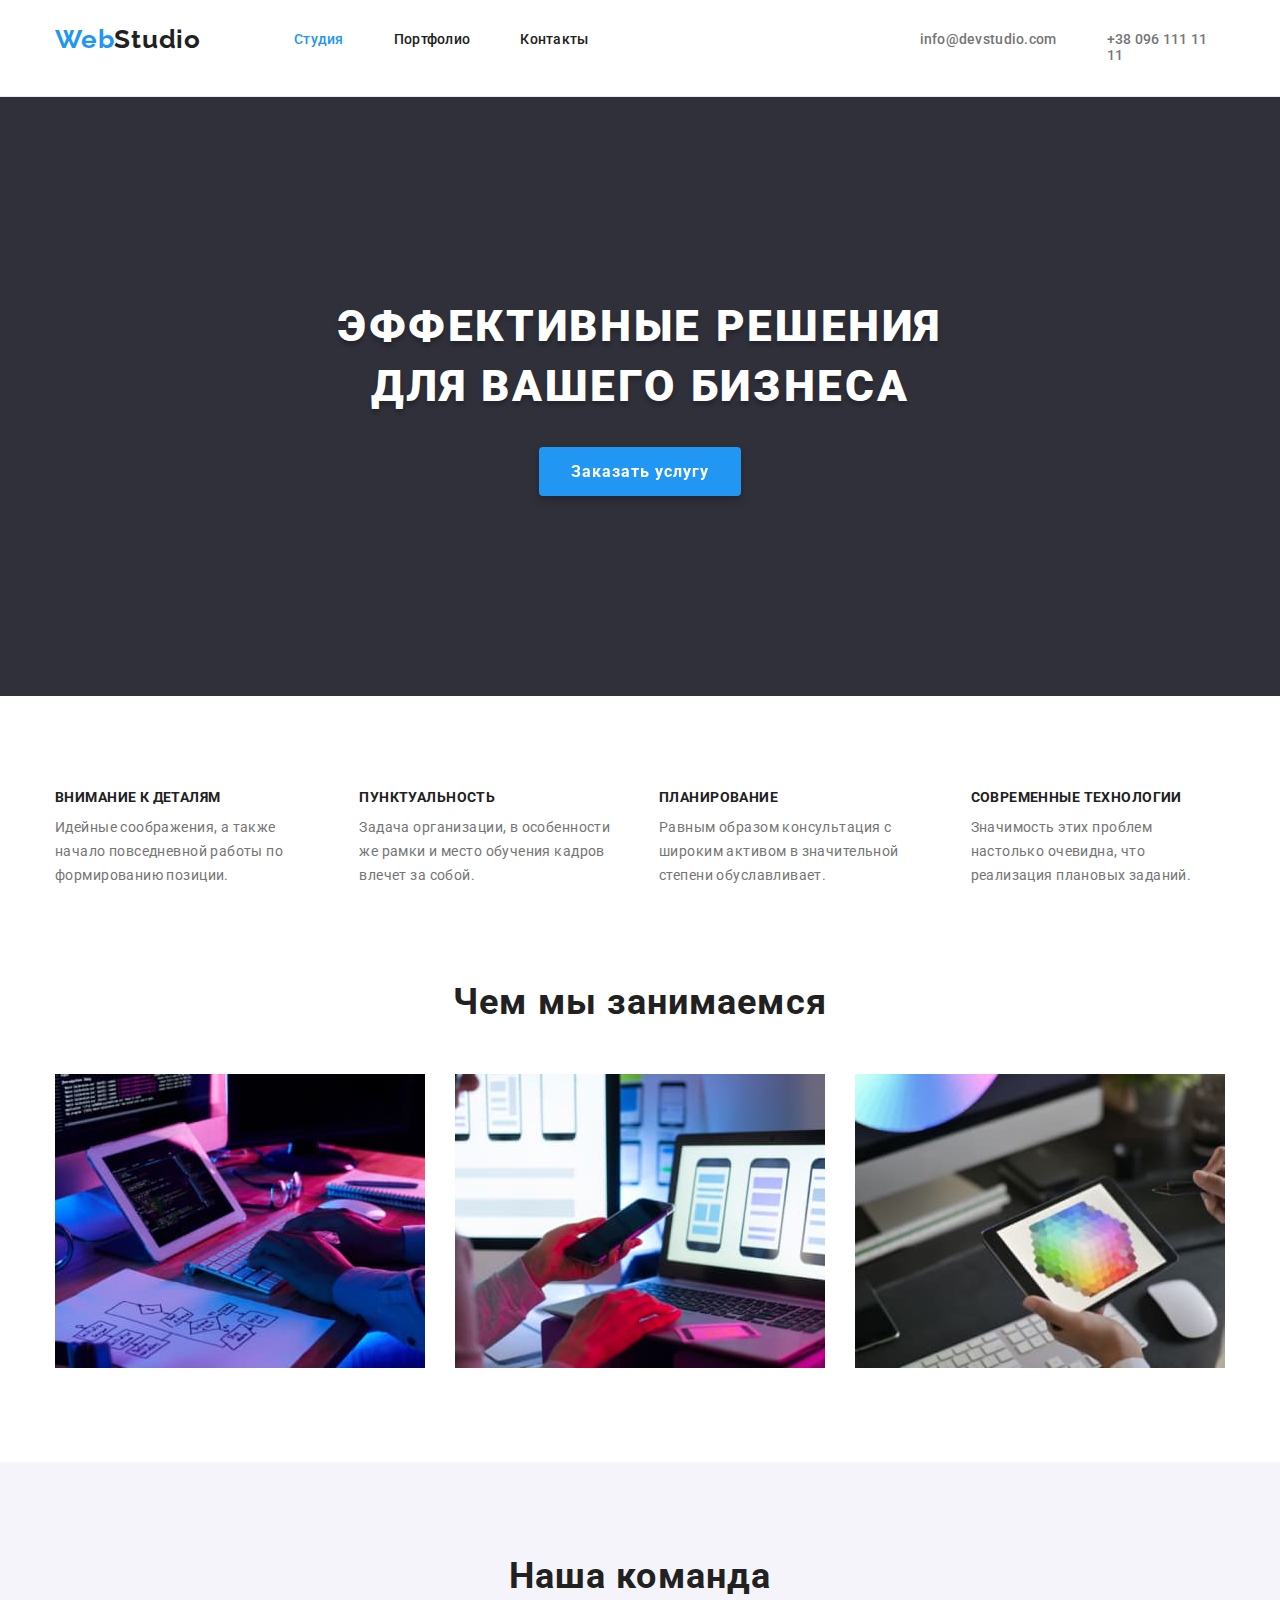
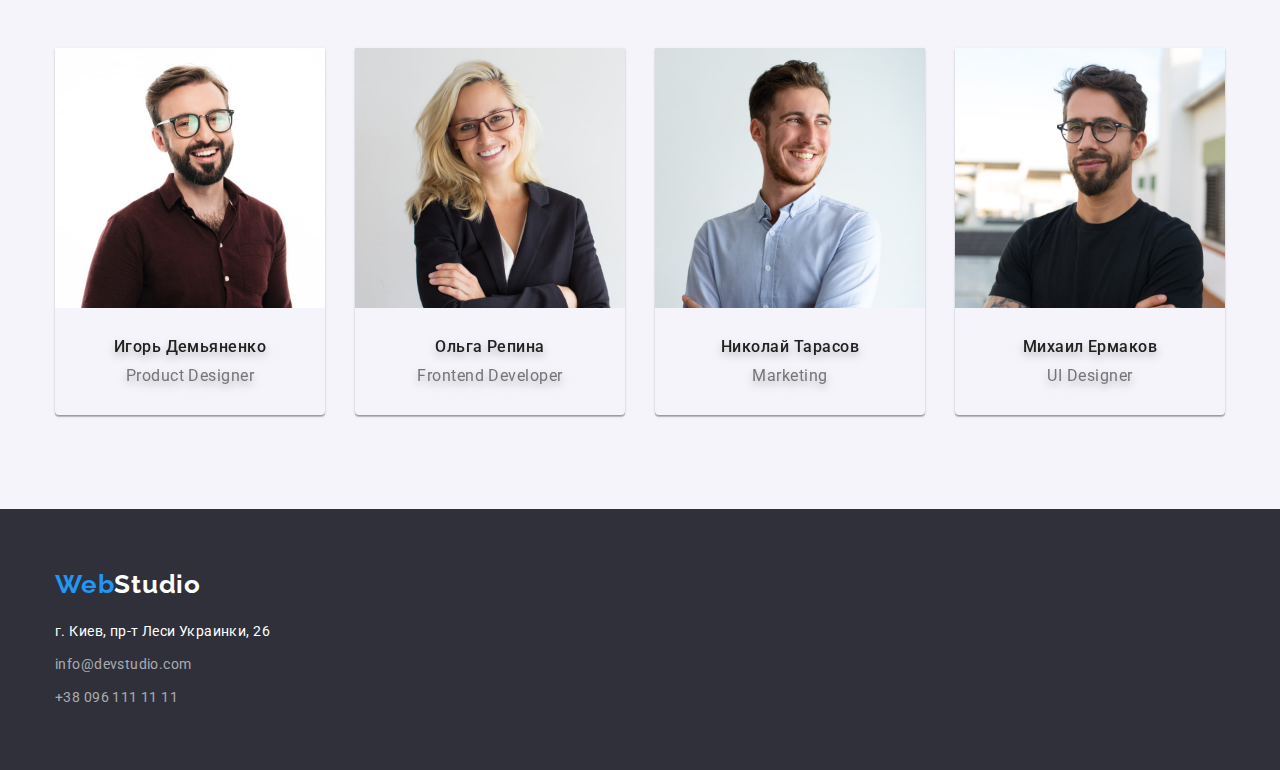
<file: index.html>
<!DOCTYPE html>
<html lang="ru">

<head>
    <meta charset="UTF-8">
    <meta http-equiv="X-UA-Compatible" content="IE=edge">
    <meta name="viewport" content="width=device-width, initial-scale=1.0">
    <link rel="preconnect" href="https://fonts.googleapis.com">
    <link rel="preconnect" href="https://fonts.gstatic.com" crossorigin>
    <link
        href="https://fonts.googleapis.com/css2?family=Raleway:wght@700&family=Roboto:wght@400;500;700;900&display=swap"
        rel="stylesheet">
    <link rel="stylesheet"
        href="https://cdnjs.cloudflare.com/ajax/libs/modern-normalize/1.1.0/modern-normalize.min.css">
    <link rel="stylesheet" href="./css/styles.css">
    <title>WebStudio</title>
</head>

<body>

    <!-- Шапка сайта -->

    <Header class="header-border">
        <div class="container header-box">
            <a class="logo" href="./index.html">Web<span class="header-logo-studio">Studio</span></a>

            <!-- Навигация -->

            <nav class="navigation">
                <ul class="nav-list">
                    <li class="nav-list-item"><a class="navigate current" href="./index.html">Студия</a></li>
                    <li class="nav-list-item"><a class="navigate" href="./portfolio.html">Портфолио</a></li>
                    <li class="nav-list-item"><a class="navigate" href="./contacts.html">Контакты</a></li>
                </ul>
            </nav>
            <ul class="header-list">
                <li class="header-list-item"><a class="header-mail"
                        href="mailto:info@devstudio.com">info@devstudio.com</a></li>
                <li class="header-list-item"><a class="header-tel" href="tel:+380961111111">+38 096 111 11 11</a></li>
            </ul>
        </div>
    </Header>

    <!-- Основной контент -->

    <main>
        <!--Блок хиро-->
        <section class="hero">
            <!-- <img src="./images/Bg.jpg" alt="Задний фон блока хиро" width=1600> -->
            <div class="container">
                <h1 class="hero-title">Эффективные решения <br> для вашего бизнеса</h1>
                <button class="hero-button" type="button">Заказать услугу</button>
            </div>
        </section>

        <!--Особенности-->


        <section class="section">
            <div class="container">
                <h2 class="features-title-hidden">Особенности</h2>
                <!--Заголовок будет невидимый-->
                <ul class="features-list">
                    <li class="features-list-item">
                        <h3 class="features-subtitle">Внимание к деталям</h3>
                        <p class="features-text">Идейные соображения, а также начало повседневной работы по формированию
                            позиции.</p>
                    </li>
                    <li class="features-list-item">
                        <h3 class="features-subtitle">Пунктуальность</h3>
                        <p class="features-text">Задача организации, в особенности же рамки и место обучения кадров
                            влечет за собой.
                        </p>
                    </li>
                    <li class="features-list-item">
                        <h3 class="features-subtitle">Планирование</h3>
                        <p class="features-text">Равным образом консультация с широким активом в значительной степени
                            обуславливает.</p>
                    </li>
                    <li class="features-list-item">
                        <h3 class="features-subtitle">Современные технологии</h3>
                        <p class="features-text">Значимость этих проблем настолько очевидна, что реализация плановых
                            заданий.
                        </p>
                    </li>
                </ul>
            </div>
        </section>

        <!-- Чем мы занимаемся -->

        <section class="section worksheet-section">
            <div class="container">
                <h2 class="worksheet-title">Чем мы занимаемся</h2>
                <ul class="worksheet-list">
                    <li class="worksheet-list-item"><img src="./images/ipadkeyboard.jpg" alt="Работает за клавиатурой"
                            width="370"></li>
                    <li class="worksheet-list-item"><img src="./images/notebooksmartphone.jpg"
                            alt="Работает на смартфоне и ноутбуке" width="370">
                    </li>
                    <li class="worksheet-list-item"><img src="./images/tablet.jpg" alt="Смотрит в планшет" width="370">
                    </li>
                </ul>
            </div>
        </section>

        <!-- Наша команда -->

        <section class="team section">
            <div class="container">
                <h2 class="team-title">Наша команда</h2>
                <ul class="team-list">
                    <li class="team-list-item">
                        <img src="./images/igor-demianenko.jpg" alt="фото Игорь Демьяненко" width="270">
                        <div class="team-title-text-container">
                            <h3 class="team-names-title">Игорь Демьяненко</h3>
                            <p class="team-text">Product Designer</p>
                        </div>
                    </li>
                    <li class="team-list-item">
                        <img class="team-foto" src="./images/olga-repina.jpg" alt="фото Ольга Репина" width="270">
                        <div class="team-title-text-container">
                            <h3 class="team-names-title">Ольга Репина</h3>
                            <p class="team-text">Frontend Developer</p>
                        </div>
                    </li>
                    <li class="team-list-item">
                        <img class="team-foto" src="./images/nikolay-tarasov.jpg" alt="фото Николай Тарасов"
                            width="270">
                        <div class="team-title-text-container">
                            <h3 class="team-names-title">Николай Тарасов</h3>
                            <p class="team-text">Marketing</p>
                        </div>
                    </li>
                    <li class="team-list-item">
                        <img class="team-foto" src="./images/mihail-ermakov.jpg" alt="фото Михаил Ермаков" width="270">
                        <div class="team-title-text-container">
                            <h3 class="team-names-title">Михаил Ермаков</h3>
                            <p class="team-text">UI Designer</p>
                        </div>
                    </li>
                </ul>
            </div>
        </section>
    </main>

    <!-- Футер -->

    <footer class="footer">
        <div class="container">
            <a class="footer-logo" href="./index.html">Web<span class="footer-logo-studio">Studio</span></a>
            <!-- <img src="./images/Footer-bg.jpg" alt="Задний фон футера" width="1600"> -->
            <address>
                <ul class="footer-list">
                    <li class="footer-list-item"><a class="location" href="https://goo.gl/maps/4drAFhD1oQaZ1hP96"
                            target="_blank">г. Киев, пр-т
                            Леси
                            Украинки, 26</a>
                    </li>
                    <li class="footer-list-item"><a class="mail-footer"
                            href="mailto:info@devstudio.com">info@devstudio.com</a></li>
                    <li class="footer-list-item"><a class="tel-footer" href="tel:+380961111111">+38 096 111 11 11</a>
                    </li>
                </ul>
            </address>
        </div>
    </footer>

</body>

</html>
</file>
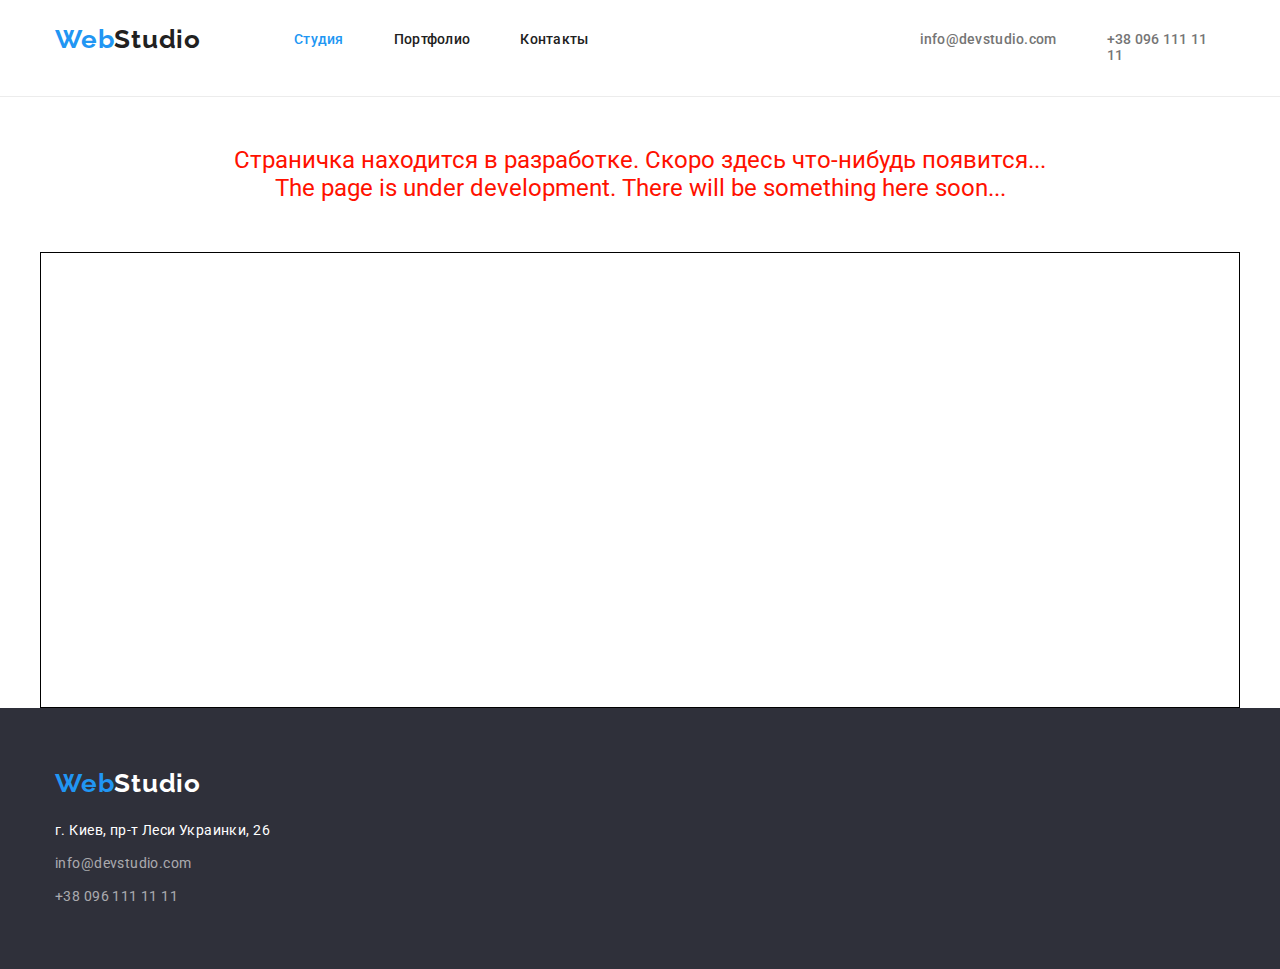
<file: contacts.html>
<!DOCTYPE html>
<html lang="ru">

<head>
    <meta charset="UTF-8">
    <meta http-equiv="X-UA-Compatible" content="IE=edge">
    <meta name="viewport" content="width=device-width, initial-scale=1.0">
    <link rel="preconnect" href="https://fonts.googleapis.com">
    <link rel="preconnect" href="https://fonts.gstatic.com" crossorigin>
    <link
        href="https://fonts.googleapis.com/css2?family=Raleway:wght@700&family=Roboto:wght@400;500;700;900&display=swap"
        rel="stylesheet">
    <link rel="stylesheet"
        href="https://cdnjs.cloudflare.com/ajax/libs/modern-normalize/1.1.0/modern-normalize.min.css">
    <link rel="stylesheet" href="./css/styles.css">
    <title>WebStudio</title>
    <style>
        p {
            color: rgb(255, 17, 0);
            font-size: 24px;
            text-align: center;

            margin-top: 50px;
            margin-bottom: 50px;
        }
    </style>
</head>




<body>

    <!-- Шапка сайта -->

    <Header class="header-border">
        <div class="container header-box">
            <a class="logo" href="./index.html">Web<span class="header-logo-studio">Studio</span></a>

            <!-- Навигация -->

            <nav class="navigation">
                <ul class="nav-list">
                    <li class="nav-list-item"><a class="navigate current" href="./index.html">Студия</a></li>
                    <li class="nav-list-item"><a class="navigate" href="./portfolio.html">Портфолио</a></li>
                    <li class="nav-list-item"><a class="navigate" href="./contacts.html">Контакты</a></li>
                </ul>
            </nav>
            <ul class="header-list">
                <li class="header-list-item"><a class="header-mail"
                        href="mailto:info@devstudio.com">info@devstudio.com</a>
                </li>
                <li class="header-list-item"><a class="header-tel" href="tel:+380961111111">+38 096 111 11 11</a></li>
            </ul>
        </div>
    </Header>

    <!-- Основной контент -->

    <main>

        <p>Страничка находится в разработке. Скоро здесь что-нибудь
            появится... <br>
            The page is under development. There will be something here soon...
        </p>

        <div class="container map">
            <iframe class="map"
                src="https://www.google.com/maps/embed?pb=!1m18!1m12!1m3!1d2541.7794497406567!2d30.5383858!3d50.426580699999995!2m3!1f0!2f0!3f0!3m2!1i1024!2i768!4f13.1!3m3!1m2!1s0x40d4cf0e033ecbe9%3A0x57a4dffefec77da0!2z0LHRg9C7LiDQm9C10YHQuCDQo9C60YDQsNC40L3QutC4LCAyNiwg0JrQuNC10LIsIDAyMDAw!5e0!3m2!1sru!2sua!4v1657718227607!5m2!1sru!2sua"
                width="1170" height="450" style="border:0;" allowfullscreen="" loading="lazy"
                referrerpolicy="no-referrer-when-downgrade"></iframe>
        </div>

    </main>

    <!-- Футер -->

    <footer class="footer">
        <div class="container">
            <a class="footer-logo" href="./index.html">Web<span class="footer-logo-studio">Studio</span></a>
            <!-- <img src="./images/Footer-bg.jpg" alt="Задний фон футера" width="1600"> -->
            <address>
                <ul class="footer-list">
                    <li class="footer-list-item"><a class="location" href="https://goo.gl/maps/4drAFhD1oQaZ1hP96"
                            target="_blank">г. Киев, пр-т
                            Леси
                            Украинки, 26</a>
                    </li>
                    <li class="footer-list-item"><a class="mail-footer"
                            href="mailto:info@devstudio.com">info@devstudio.com</a></li>
                    <li class="footer-list-item"><a class="tel-footer" href="tel:+380961111111">+38 096 111 11 11</a>
                    </li>
                </ul>
            </address>
        </div>
    </footer>
</body>

</html>
</file>
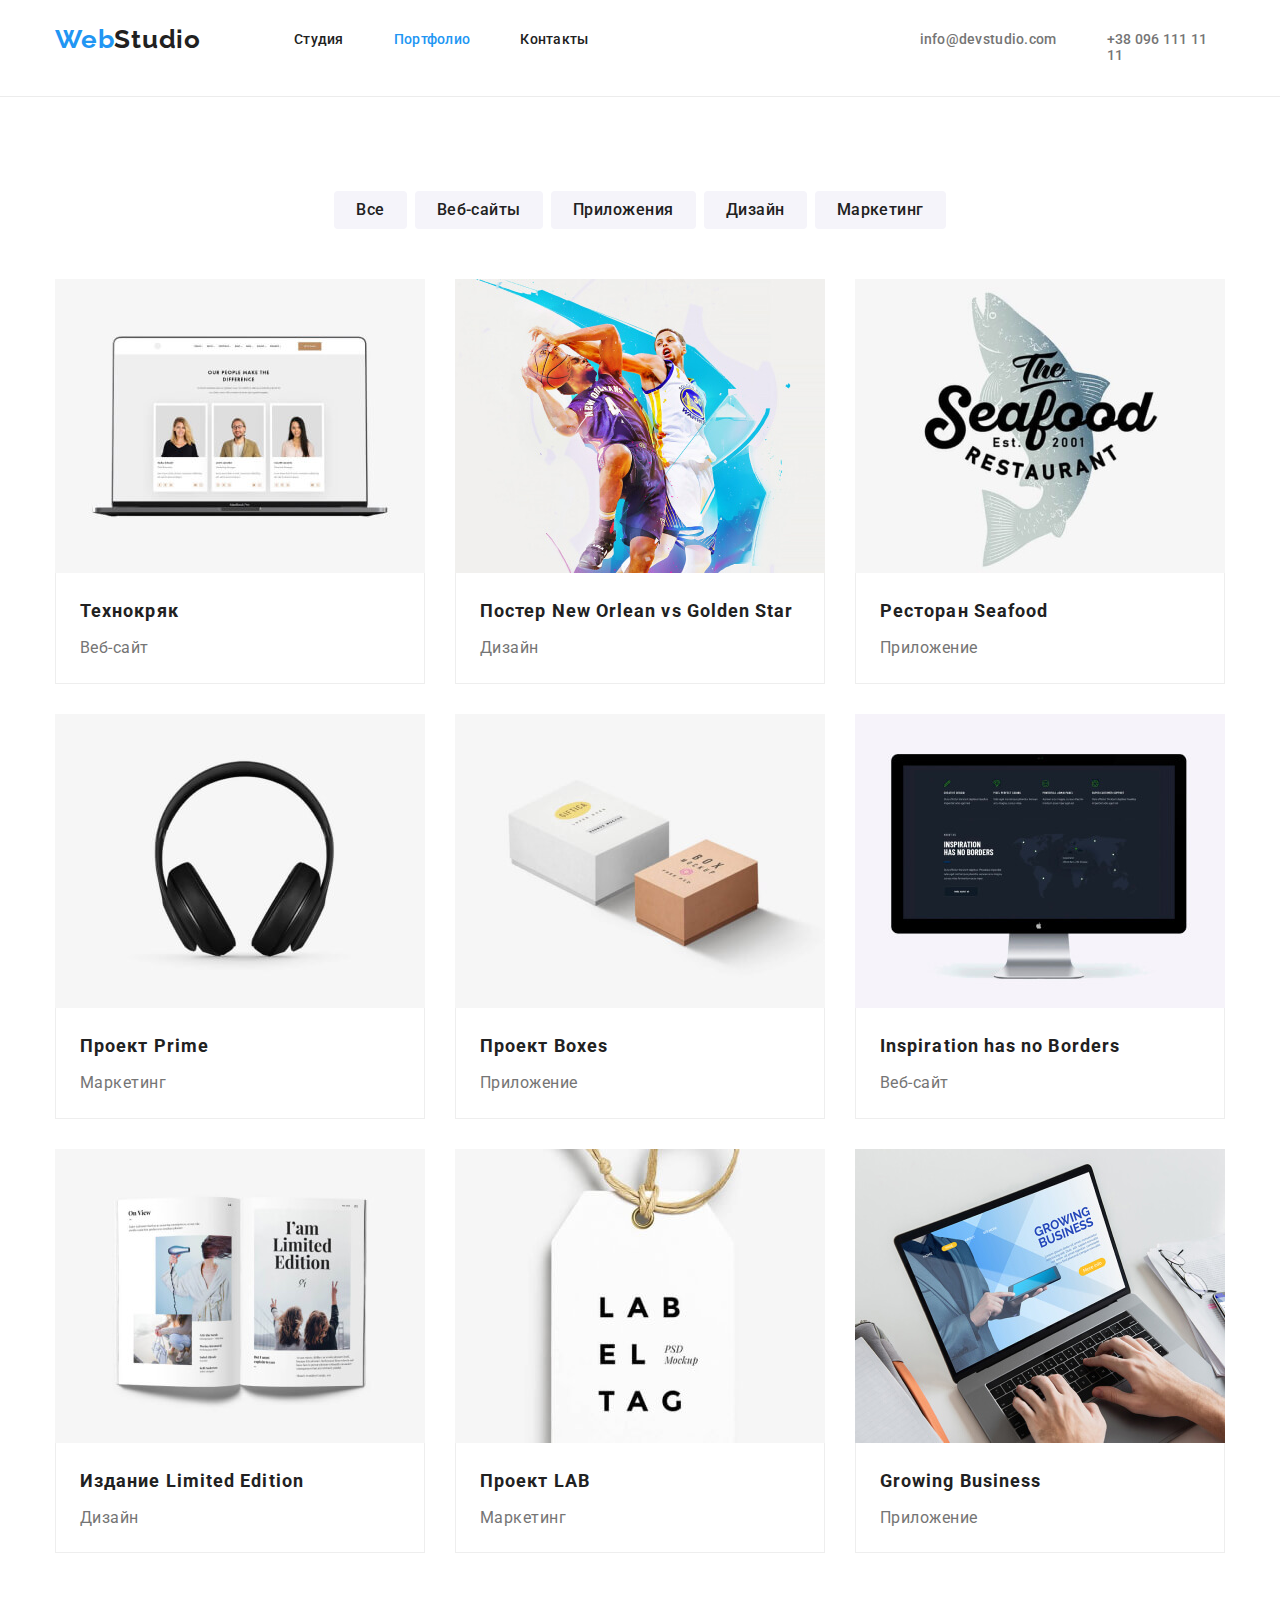
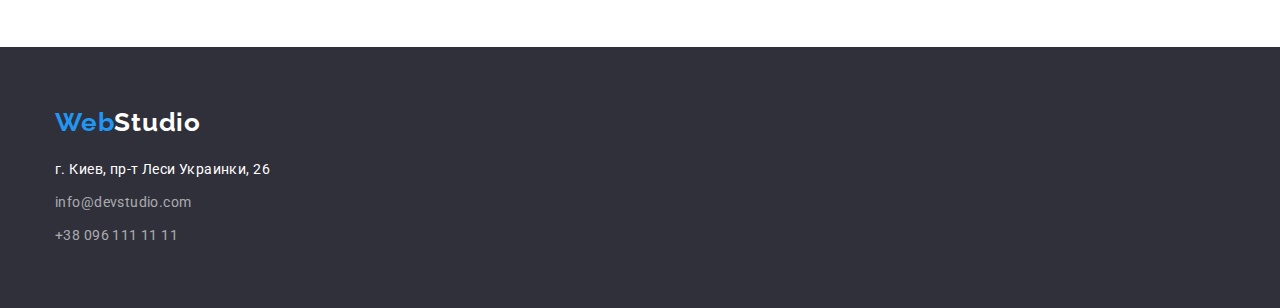
<file: portfolio.html>
<!DOCTYPE html>
<html lang="ru">

<head>
    <meta charset="UTF-8">
    <meta http-equiv="X-UA-Compatible" content="IE=edge">
    <meta name="viewport" content="width=device-width, initial-scale=1.0">
    <link rel="preconnect" href="https://fonts.googleapis.com">
    <link rel="preconnect" href="https://fonts.gstatic.com" crossorigin>
    <link
        href="https://fonts.googleapis.com/css2?family=Raleway:wght@700&family=Roboto:wght@400;500;700;900&display=swap"
        rel="stylesheet">
    <link rel="stylesheet"
        href="https://cdnjs.cloudflare.com/ajax/libs/modern-normalize/1.1.0/modern-normalize.min.css">
    <link rel="stylesheet" href="./css/styles.css">
    <title>Portfolio</title>
</head>

<body>

    <!-- Шапка сайта -->

    <Header class="header-border">
        <div class="container header-box">
            <a class="logo" href="./index.html">Web<span class="header-logo-studio">Studio</span></a>

            <!-- Навигация -->

            <nav class="navigation">
                <ul class="nav-list">
                    <li class="nav-list-item"><a class="navigate" href="./index.html">Студия</a></li>
                    <li class="nav-list-item"><a class="navigate current" href="./portfolio.html">Портфолио</a></li>
                    <li class="nav-list-item"><a class="navigate" href="./contacts.html">Контакты</a></li>
                </ul>
            </nav>
            <ul class="header-list">
                <li class="header-list-item"><a class="header-mail"
                        href="mailto:info@devstudio.com">info@devstudio.com</a>
                </li>
                <li class="header-list-item"><a class="header-tel" href="tel:+380961111111">+38 096 111 11 11</a></li>
            </ul>
        </div>
    </Header>

    <!-- Основной контент -->

    <main>

        <section class="section">

            <!-- Кнопки -->
            <div class="container">
                <!-- скрытый заголовок -->
                <h1 class="portfolio-title">Портфолио наших работ</h1>

                <ul class="portfolio-filter">
                    <li class="portfolio-filter-item"><button class="filter-button" type="button">Все</button></li>
                    <li class="portfolio-filter-item"><button class="filter-button" type="button">Веб-сайты</button>
                    </li>
                    <li class="portfolio-filter-item"><button class="filter-button" type="button">Приложения</button>
                    </li>
                    <li class="portfolio-filter-item"><button class="filter-button" type="button">Дизайн</button></li>
                    <li class="portfolio-filter-item"><button class="filter-button" type="button">Маркетинг</button>
                    </li>
                </ul>

                <!-- Карточки -->

                <ul class="portfolio-cards">
                    <li class="portfolio-cards-item">
                        <a class="portfolio-card" href=""> <img src="./images/portfolio/technokryak.jpg"
                                alt="Ноутбук с примером сайта" width="370" height="294">
                            <div class="portfolio-card-text-container">
                                <h2 class="card-title">Технокряк</h2>
                                <p class="card-text">Веб-сайт</p>
                            </div>
                        </a>
                    </li>

                    <li class="portfolio-cards-item">
                        <a class="portfolio-card" href=""><img src="./images/portfolio/basketballists.jpg"
                                alt="Баскетболисты в прыжке. Идёт борьба за мяч" width="370" height="294">
                            <div class="portfolio-card-text-container">
                                <h2 class="card-title">Постер New Orlean vs Golden Star</h2>
                                <p class="card-text">Дизайн</p>
                            </div>
                        </a>
                    </li>

                    <li class="portfolio-cards-item">
                        <a class="portfolio-card" href=""><img src="./images/portfolio/seafood.jpg"
                                alt="Крупная рыба и название ресторана &#34;Seafood&#34;" width="370" height="294">
                            <div class="portfolio-card-text-container">
                                <h2 class="card-title">Ресторан Seafood</h2>
                                <p class="card-text">Приложение</p>
                            </div>
                        </a>
                    </li>

                    <li class="portfolio-cards-item">
                        <a class="portfolio-card" href=""><img src="./images/portfolio/headphones.jpg" alt="Наушники"
                                width="370" height="294">
                            <div class="portfolio-card-text-container">
                                <h2 class="card-title">Проект Prime</h2>
                                <p class="card-text">Маркетинг</p>
                            </div>
                        </a>
                    </li>

                    <li class="portfolio-cards-item">
                        <a class="portfolio-card" href=""><img src="./images/portfolio/boxes.jpg"
                                alt="Две картонные коробки - белая и коричневая" width="370" height="294">
                            <div class="portfolio-card-text-container">
                                <h2 class="card-title">Проект Boxes</h2>
                                <p class="card-text">Приложение</p>
                            </div>
                        </a>
                    </li>

                    <li class="portfolio-cards-item">
                        <a class="portfolio-card" href=""><img src="./images/portfolio/monitor.jpg"
                                alt="Компьютерный монитор с примером сайта" width="370" height="294">
                            <div class="portfolio-card-text-container">
                                <h2 class="card-title">Inspiration has no Borders</h2>
                                <p class="card-text">Веб-сайт</p>
                            </div>
                        </a>
                    </li>

                    <li class="portfolio-cards-item">
                        <a class="portfolio-card" href=""><img src="./images/portfolio/book.jpg"
                                alt="Открытая книга с картинками и текстом" width="370" height="294">
                            <div class="portfolio-card-text-container">
                                <h2 class="card-title">Издание Limited Edition</h2>
                                <p class="card-text">Дизайн</p>
                            </div>
                        </a>
                    </li>

                    <li class="portfolio-cards-item">
                        <a class="portfolio-card" href=""><img src="./images/portfolio/label.jpg"
                                alt="Бирка с названием бренда &#34;LAB&#34;" width="370" height="294">
                            <div class="portfolio-card-text-container">
                                <h2 class="card-title">Проект LAB</h2>
                                <p class="card-text">Маркетинг</p>
                            </div>
                        </a>
                    </li>

                    <li class="portfolio-cards-item">
                        <a class="portfolio-card" href=""><img src="./images/portfolio/notebookwithapp.jpg"
                                alt="Ноутбук. На экране пример приложения" width="370" height="294">
                            <div class="portfolio-card-text-container">
                                <h2 class="card-title">Growing Business</h2>
                                <p class="card-text">Приложение</p>
                            </div>
                        </a>
                    </li>
                </ul>
            </div>
        </section>

    </main>

    <!-- Футер -->

    <footer class="footer">
        <div class="container">
            <a class="footer-logo" href="./index.html">Web<span class="footer-logo-studio">Studio</span></a>
            <!-- <img src="./images/Footer-bg.jpg" alt="Задний фон футера" width="1600"> -->
            <address>
                <ul class="footer-list">
                    <li class="footer-list-item"><a class="location" href="https://goo.gl/maps/4drAFhD1oQaZ1hP96"
                            target="_blank">г. Киев, пр-т
                            Леси
                            Украинки, 26</a>
                    </li>
                    <li class="footer-list-item"><a class="mail-footer"
                            href="mailto:info@devstudio.com">info@devstudio.com</a></li>
                    <li class="footer-list-item"><a class="tel-footer" href="tel:+380961111111">+38 096 111 11 11</a>
                    </li>
                </ul>
            </address>
        </div>
    </footer>
</body>

</html>
</file>
<file: css/styles.css>
:root {
    --main-text-color: #212121;
    --second-text-color: #757575;
    --third-text-color: #ffffff;
    --color-logo: #2196F3;
    --border-color: 1px solid #EEEEEE;
    

    --bg-color-main: #2F303A;
    --bg-color-second: #F5F4FA;
    --bg-color-third: #ffffff;

    --hover-color: #2196F3;
    --focus-color: #2196F3;
    
    --hero-button-color: #2196F3;
    --hero-button-hover-color: #188CE8;
    --hero-button-focus-color: #188CE8;
    
    --second-text-color-buttons: #ffffff;
    --bg-color-filter-buttons: #F5F4FA;

    --main-font: 'Roboto';
    --logo-font: 'Raleway';
}

h1, h2, h3, p {
   margin: 0;
}

ul, ol {
    padding-left: 0;
    list-style: none;
}

body {
    font-family: var(--main-font), sans-serif;
    color: var(--main-text-color);
}

img {
    max-width: 100%;
    height: auto;
    display: block;
}

/* Header */

.header-border {
    background-color: #ffffff;
    border-bottom: 1px solid #ECECEC;
}

.container {
    width: 1200px;
    
    padding-left: 15px;
    padding-right: 15px;
    margin-left: auto;
    margin-right: auto;

    /* outline: 1px solid blue; */
}

.header-box {
    display: flex;
}

.navigation {
    margin-left: 93px;
}

.nav-list {
    display: flex;
    
    margin-top: 0;
    margin-bottom: 0;
    padding-left: 0;
}

.nav-list .nav-list-item + .nav-list-item {
    margin-left: 50px;
}

.header-list {
    display: flex;
   
    padding-left: 0;
    margin-top: 0;
    margin-right: 0;
    margin-bottom: 0;
    margin-left: 331px;  
}

.header-list-item + .header-list-item {
    margin-left: 50px;
}

.logo {
    font-family: var(--logo-font);
    font-weight: 700;
    font-size: 26px;
    line-height: 1.19;
    letter-spacing: 0.03em;
    color: var(--color-logo);
    /* margin: 24px 93px auto 215px; */
    text-decoration: none;

    padding-top: 24px;
    padding-bottom: 25px;
}

.header-logo-studio {
    color: var(--main-text-color);
    text-decoration: none;
}

.navigate {
    font-weight: 500;
    font-size: 14px;
    line-height: 1.14;
    letter-spacing: 0.02em;
    color: var(--main-text-color);
    text-decoration: none;

    display: block;
    padding-top: 32px;
    padding-bottom: 32px;
}

.navigate:hover {
    color: var(--hover-color);
}

.navigate:focus {
    color: var(--focus-color);
}

.navigate.current {
    color: var(--hover-color);
}

.header-mail {
    font-weight: 500;
    font-size: 14px;
    line-height: 1.14;
    letter-spacing: 0.02em;
    color: var(--second-text-color);
    text-decoration: none;

    display: block;
    padding-top: 32px;
    padding-bottom: 32px;
}

.header-mail:hover {
    color: var(--hover-color);
}

.header-mail:focus {
    color: var(--focus-color);
}

.header-tel {
    font-weight: 500;
    font-size: 14px;
    line-height: 1.14;
    letter-spacing: 0.02em;
    color: var(--second-text-color);
    text-decoration: none;

    display: block;
    padding-top: 32px;
    padding-bottom: 32px;
}

.header-tel:hover {
    color: var(--hover-color);
}

.header-tel:focus {
    color: var(--focus-color);
}

/* Main */


/* Hero */

.hero {
    background-color: #2F303A;
    text-align: center;

    padding-top: 200px;
    padding-bottom: 200px;
}

.hero-title {
    font-weight: 900;
    font-size: 44px;
    line-height: 1.36;
    letter-spacing: 0.06em;
    text-transform: uppercase;
    color: var(--third-text-color);
    text-shadow: 0px 4px 4px rgba(0, 0, 0, 0.25);
    
    margin: 0 0 30px;
}

.hero-button {
    font-family: var(--main-font);
    background-color: var(--hero-button-color);
    border-radius: 4px;
    border: 0px;
    font-weight: 700;
    font-size: 16px;
    line-height: 1.87;
    letter-spacing: 0.06em;
    color: var(--third-text-color);    
    cursor: pointer;
    filter: drop-shadow(0px 4px 4px rgba(0, 0, 0, 0.25));

    padding: 10px 32px;
}

.hero-button:hover {
background-color: var(--hero-button-hover-color);
}

.hero-button:focus {
    background-color: var(--hero-button-focus-color);
}


/* Особенности */

.section {
    padding-top: 94px;
    padding-bottom: 94px;
    /* outline: 1px solid blue; */
}

.features-title-hidden {
    /* display: none; */
    width: 1px;
    height: 1px;
    margin: -1px;
    border: 0;
    padding: 0;
    white-space: nowrap;
    clip-path: inset(100%);
    clip: rect(0 0 0 0);
    overflow: hidden;
    position: absolute;    
}

.features-list {
    display: flex;

    padding-left: 0;
    margin-top: 0;
    margin-bottom: 0;
}


/* .features-list-item + .features-list-item {
    margin-left: 30px;
} */

.features-list-item {
    width: calc((100%-90px) / 4);
    margin-left: 30px;
}

.features-list-item:first-child {
    margin-left: 0;
}

/* .features-list-item:last-child {
    padding-right: 12px;
} */

.features-subtitle {
    font-size: 14px;
    line-height: 1.14;
    letter-spacing: 0.03em;
    text-transform: uppercase;
    color: var(--main-text-color);

    margin-top: 0;
    margin-bottom: 10px;
}

.features-text {
    font-size: 14px;
    line-height: 1.71;
    letter-spacing: 0.03em;
    color: var(--second-text-color);
}

/* Чем мы занимаемся */

.worksheet-title {
    font-size: 36px;
    line-height: 1.16;
    letter-spacing: 0.03em;

    margin-top: 0;
    margin-bottom: 50px;
    text-align: center;
}

.worksheet-list {
    display: flex;

    padding-left: 0;
    margin-top: 0;
    margin-bottom: 0;
    margin-left: auto;
    margin-right: auto;
    justify-content: space-between;
}

.worksheet-section {
    padding-top: 0;
}

/* Наша команда */

.team {
    background-color: var(--bg-color-second);
    
}


.team-title {
    font-size: 36px;
    line-height: 1.16;
    letter-spacing: 0.03em;

    margin-top: 0;
    margin-bottom: 50px;
    text-align: center;
}

.team-list {
    display: flex;
    padding-left: 0;
    margin-top: 0;
    margin-bottom: 0;
    margin-left: auto;
    margin-right: auto;
    
    text-align: center;
}

.team-list-item {
    background-color: var(--bg-color-second);
    box-shadow: 0px 1px 3px rgba(0, 0, 0, 0.12), 0px 1px 1px rgba(0, 0, 0, 0.14), 0px 2px 1px rgba(0, 0, 0, 0.2);
    border-radius: 0px 0px 4px 4px;
}

.team-list-item + .team-list-item {
    margin-left: 30px;
}

.team-list-item:first-child {
    margin-left: 0;
}

.team-title-text-container {
    padding-top: 30px;
    padding-bottom: 30px;
}

.team-names-title {
    font-weight: 500;
    font-size: 16px;
    line-height: 1.18;
    letter-spacing: 0.03em;
    filter: drop-shadow(0px 4px 4px rgba(0, 0, 0, 0.25));

    /* margin-top: 30px; */
    margin-bottom: 10px;
}

.team-text {
    font-size: 16px;
    line-height: 1.18;
    letter-spacing: 0.03em;
    color: var(--second-text-color);
    filter: drop-shadow(0px 4px 4px rgba(0, 0, 0, 0.25));

    margin-top: 0;
}

/* Footer */

.footer {
    background-color: var(--bg-color-main);
    padding-top: 60px;
    padding-bottom: 60px;
}

.footer-logo {
    font-family: var(--logo-font);
    font-weight: 700;
    font-size: 26px;
    line-height: 1.19;
    letter-spacing: 0.03em;
    color: var(--color-logo);
    /* margin: 24px 93px auto 215px; */
    text-decoration: none;

    margin-bottom: 20px;
    display: inline-block;
    /* outline: 1px solid red; */
}

.footer-logo-studio {
    color: var(--third-text-color);
    text-decoration: none;
}

.footer-list {
    display: inline-block;

    padding-left: 0;
    margin-top: 0;
    margin-bottom: 0;

    /* outline: 1px solid blue; */
}

.footer-list-item:not(:last-child) {
    margin-bottom: 9px;
}

.location {
    text-decoration: none;
    font-style: normal;
    font-size: 14px;
    line-height: 1.71;
    letter-spacing: 0.03em;
    color: var(--third-text-color);
}

.location:hover {
    color: var(--hover-color);
}

.location:focus {
    color: var(--focus-color);
}

.mail-footer {
    font-style: normal;
    font-size: 14px;
    line-height: 1.71;
    letter-spacing: 0.03em;
    color: rgba(255, 255, 255, 0.6);
    text-decoration: none;
}

.mail-footer:hover {
    color: var(--hover-color);
}

.mail-footer:focus {
    color: var(--focus-color);
}

.tel-footer {
    font-style: normal;
    font-size: 14px;
    line-height: 1.71;
    letter-spacing: 0.03em;
    color: rgba(255, 255, 255, 0.6);
    text-decoration: none
}

.tel-footer:hover {
    color: var(--hover-color);
}

.tel-footer:focus {
    color: var(--focus-color);
}








/* Классы для портфолио */





.portfolio-title {
    /* display: none; */
    height: 1px;
    margin: -1px;
    border: 0;
    padding: 0;
    white-space: nowrap;
    clip-path: inset(100%);
    clip: rect(0 0 0 0);
    overflow: hidden;
    position: absolute;
    width: 1px;
}

.portfolio-filter {
    display: flex;
    justify-content: center;

    margin-top: 0;
    margin-bottom: 50px;
}

/* Кнопки портфолио */
.filter-button {
    border: 0px;
    background-color: var(--bg-color-filter-buttons);
    border-radius: 4px;
    font-family: var(--main-font);
    font-weight: 500;
    font-size: 16px;
    line-height: 1.62;
    letter-spacing: 0.03em;
    color: var(--main-text-color);
    cursor: pointer;
    
    display: block;
    padding: 6px 22px;
}

.portfolio-filter-item + .portfolio-filter-item {
    padding-right: 0;
    margin-left: 8px;
}
/* .all {
width: 73px;
}

.websites {
width: 128px;
}

.apps {
width: 145px;
}

.design {
width: 103px;
}

.marketing {
width: 130px;
} */

.filter-button:hover {
    background-color: var(--hover-color);
    color: var(--second-text-color-buttons);    
    box-shadow: 0px 3px 1px rgba(0, 0, 0, 0.1), 0px 1px 2px rgba(0, 0, 0, 0.08), 0px 2px 2px rgba(0, 0, 0, 0.12);
}

.filter-button:focus {
    background-color: var(--focus-color);
    color: var(--second-text-color-buttons);
    box-shadow: 0px 3px 1px rgba(0, 0, 0, 0.1), 0px 1px 2px rgba(0, 0, 0, 0.08), 0px 2px 2px rgba(0, 0, 0, 0.12);
}

.portfolio-cards {
    display: flex;
    flex-wrap: wrap;

    margin-top: 0;
    margin-bottom: 0;
}

.portfolio-cards-item {
    width: calc((100% - 60px) / 3);
    margin-right: 30px;
    margin-bottom: 30px;
    /* border-left: 1px solid #eeeeee;
    border-right: 1px solid #eeeeee;
    border-bottom: 1px solid #eeeeee; */
}

.portfolio-cards-item:nth-child(3n) {
    margin-right: 0;
}

.portfolio-cards-item:nth-last-child(-n+3) {
    margin-bottom: 0;
}

.portfolio-card {
    text-decoration: none;
    /* filter: drop-shadow(0px 4px 4px rgba(0, 0, 0, 0.25)); */
}

.card-title {
    font-size: 18px;
    line-height: 2;
    letter-spacing: 0.06em;
    color: var(--main-text-color);

    margin-bottom: 4px;
}

.card-text {
    font-size: 16px;
    line-height: 1.87;
    letter-spacing: 0.03em;
    color: var(--second-text-color);

    margin-top: 0;
}

.portfolio-card-text-container {
    padding: 20px 24px;
    background-color: var(--bg-color-third);
    border-bottom: var(--border-color);
    border-right: var(--border-color);
    border-left: var(--border-color);
}




/* ========Contacts======== */

.map {
    border: 1px solid black;
}
</file>
